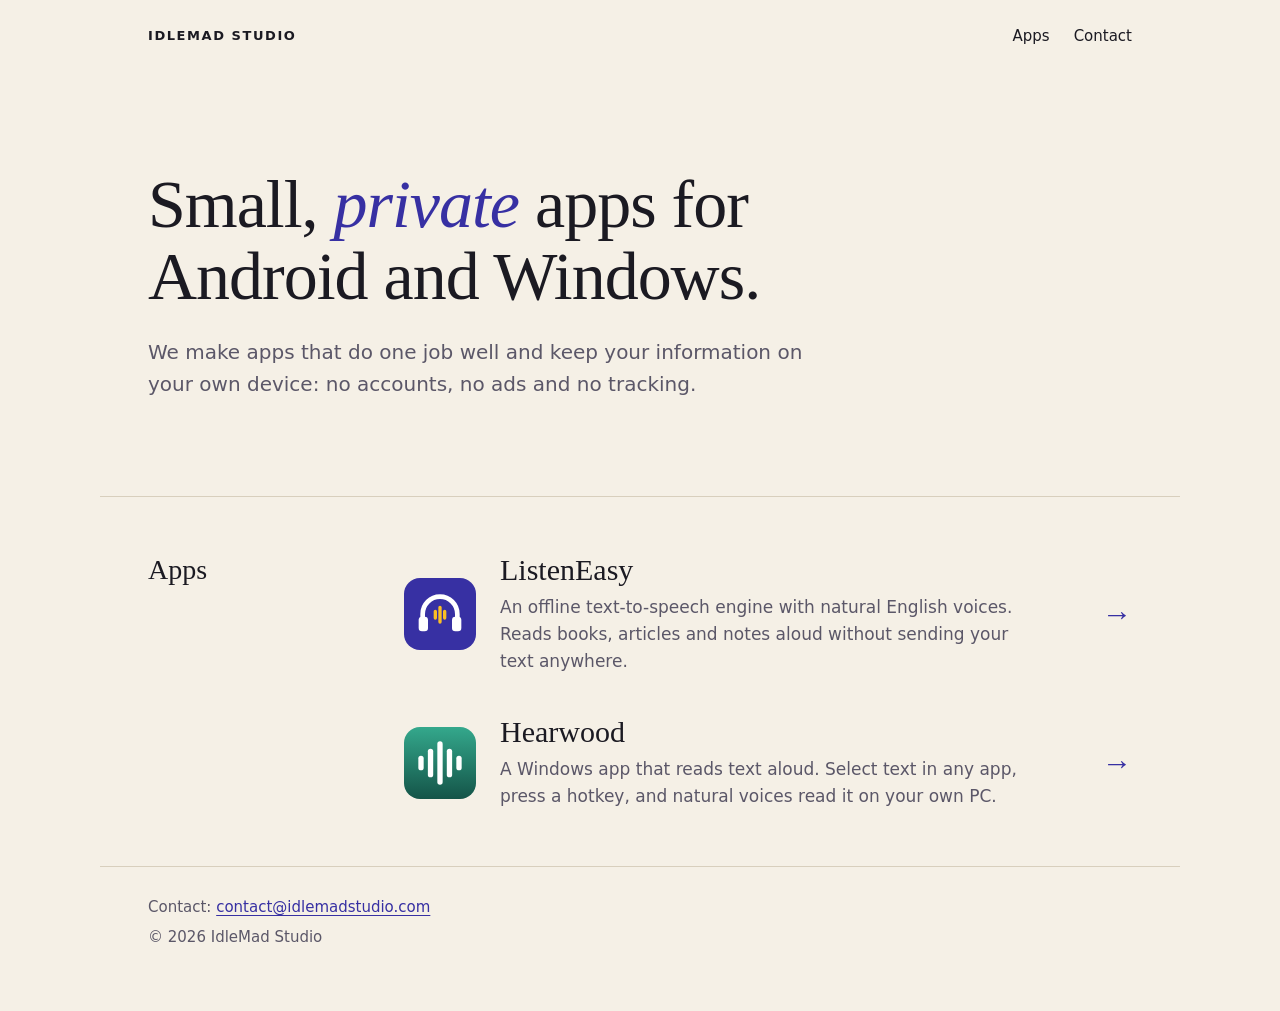
<file: index.html>
<!doctype html>
<html lang="en">
<head>
<meta charset="utf-8">
<meta name="viewport" content="width=device-width, initial-scale=1">
<title>IdleMad Studio</title>
<meta name="description" content="IdleMad Studio makes private, offline apps for Android and Windows: ListenEasy, an offline text-to-speech engine, and Hearwood, which reads text aloud on your PC.">
<meta name="color-scheme" content="light dark">
<link rel="stylesheet" href="site.css">
</head>
<body>
<div class="top wrap">
  <span class="studio">IdleMad Studio</span>
  <nav aria-label="Site">
    <a href="#apps">Apps</a>
    <a href="mailto:contact@idlemadstudio.com">Contact</a>
  </nav>
</div>

<header class="hero wrap">
  <h1>Small, <em>private</em> apps for Android and Windows.</h1>
  <p class="lede">We make apps that do one job well and keep your information on your own device:
    no accounts, no ads and no tracking.</p>
</header>

<main>
  <section class="section wrap" aria-labelledby="apps">
    <h2 id="apps">Apps</h2>
    <div class="apps">
    <a class="app" href="listeneasy/">
      <svg class="icon" viewBox="0 0 108 108" aria-hidden="true">
        <rect width="108" height="108" rx="24" fill="#3730A3"/>
        <path d="M28 62V54a26 26 0 0 1 52 0v8" fill="none" stroke="#fff" stroke-width="7" stroke-linecap="round"/>
        <rect x="22" y="58" width="14" height="22" rx="5" fill="#fff"/>
        <rect x="72" y="58" width="14" height="22" rx="5" fill="#fff"/>
        <path d="M47 50v10M54 44v22M61 50v10" stroke="#FBBF24" stroke-width="5" stroke-linecap="round"/>
      </svg>
      <div>
        <h3>ListenEasy</h3>
        <p>An offline text-to-speech engine with natural English voices. Reads books, articles and
          notes aloud without sending your text anywhere.</p>
      </div>
      <span class="go" aria-hidden="true">→</span>
    </a>
    <a class="app" href="hearwood/">
      <svg class="icon" viewBox="0 0 108 108" aria-hidden="true">
        <defs><linearGradient id="hw-tile" x1="0" y1="0" x2="0" y2="1"><stop offset="0" stop-color="#34A88C"/><stop offset="1" stop-color="#145448"/></linearGradient></defs>
        <rect width="108" height="108" rx="24" fill="url(#hw-tile)"/>
        <g fill="#fff"><rect x="21.5" y="43" width="8" height="22" rx="4"/><rect x="35.8" y="32.5" width="8" height="43" rx="4"/><rect x="50" y="21.5" width="8" height="65" rx="4"/><rect x="64.2" y="32.5" width="8" height="43" rx="4"/><rect x="78.5" y="43" width="8" height="22" rx="4"/></g>
      </svg>
      <div>
        <h3>Hearwood</h3>
        <p>A Windows app that reads text aloud. Select text in any app, press a hotkey, and natural
          voices read it on your own PC.</p>
      </div>
      <span class="go" aria-hidden="true">→</span>
    </a>
    </div>
  </section>
</main>

<footer class="foot wrap">
  <p>Contact: <a href="mailto:contact@idlemadstudio.com">contact@idlemadstudio.com</a></p>
  <p>© 2026 IdleMad Studio</p>
</footer>
</body>
</html>
</file>
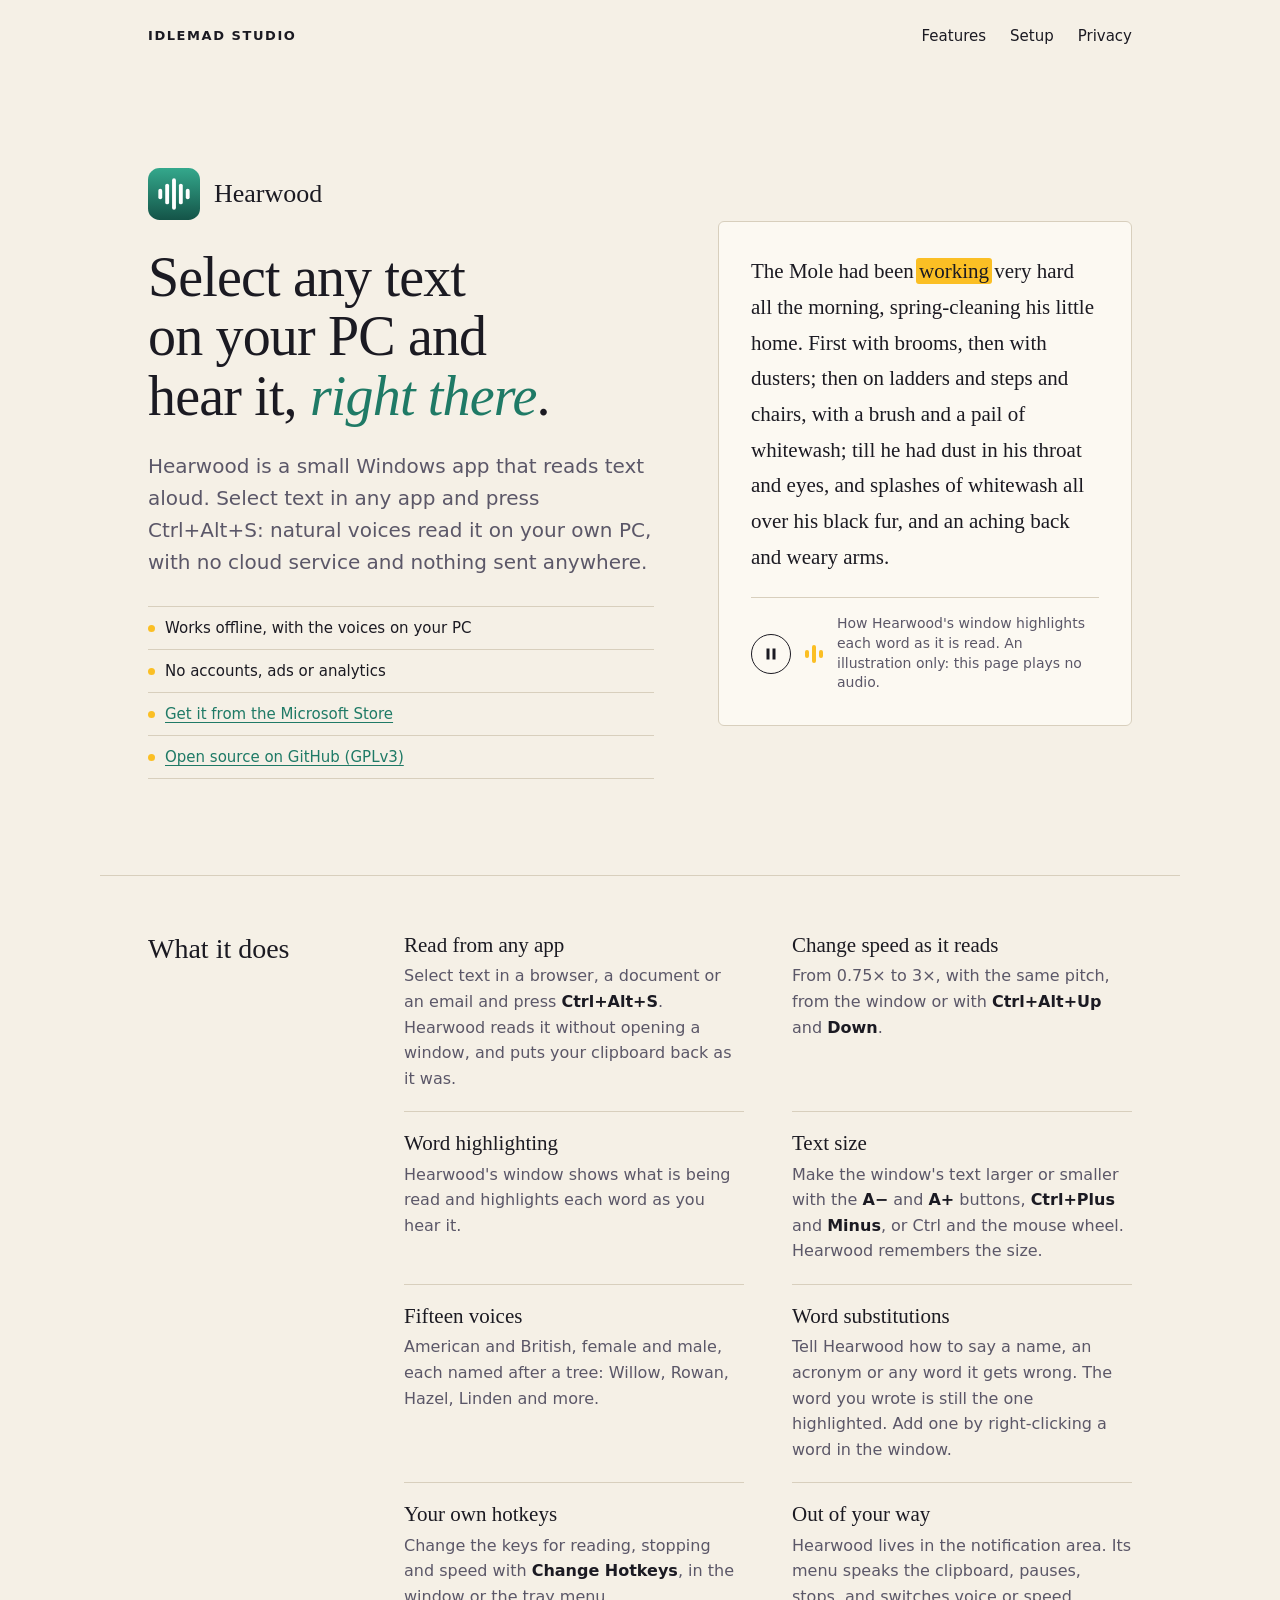
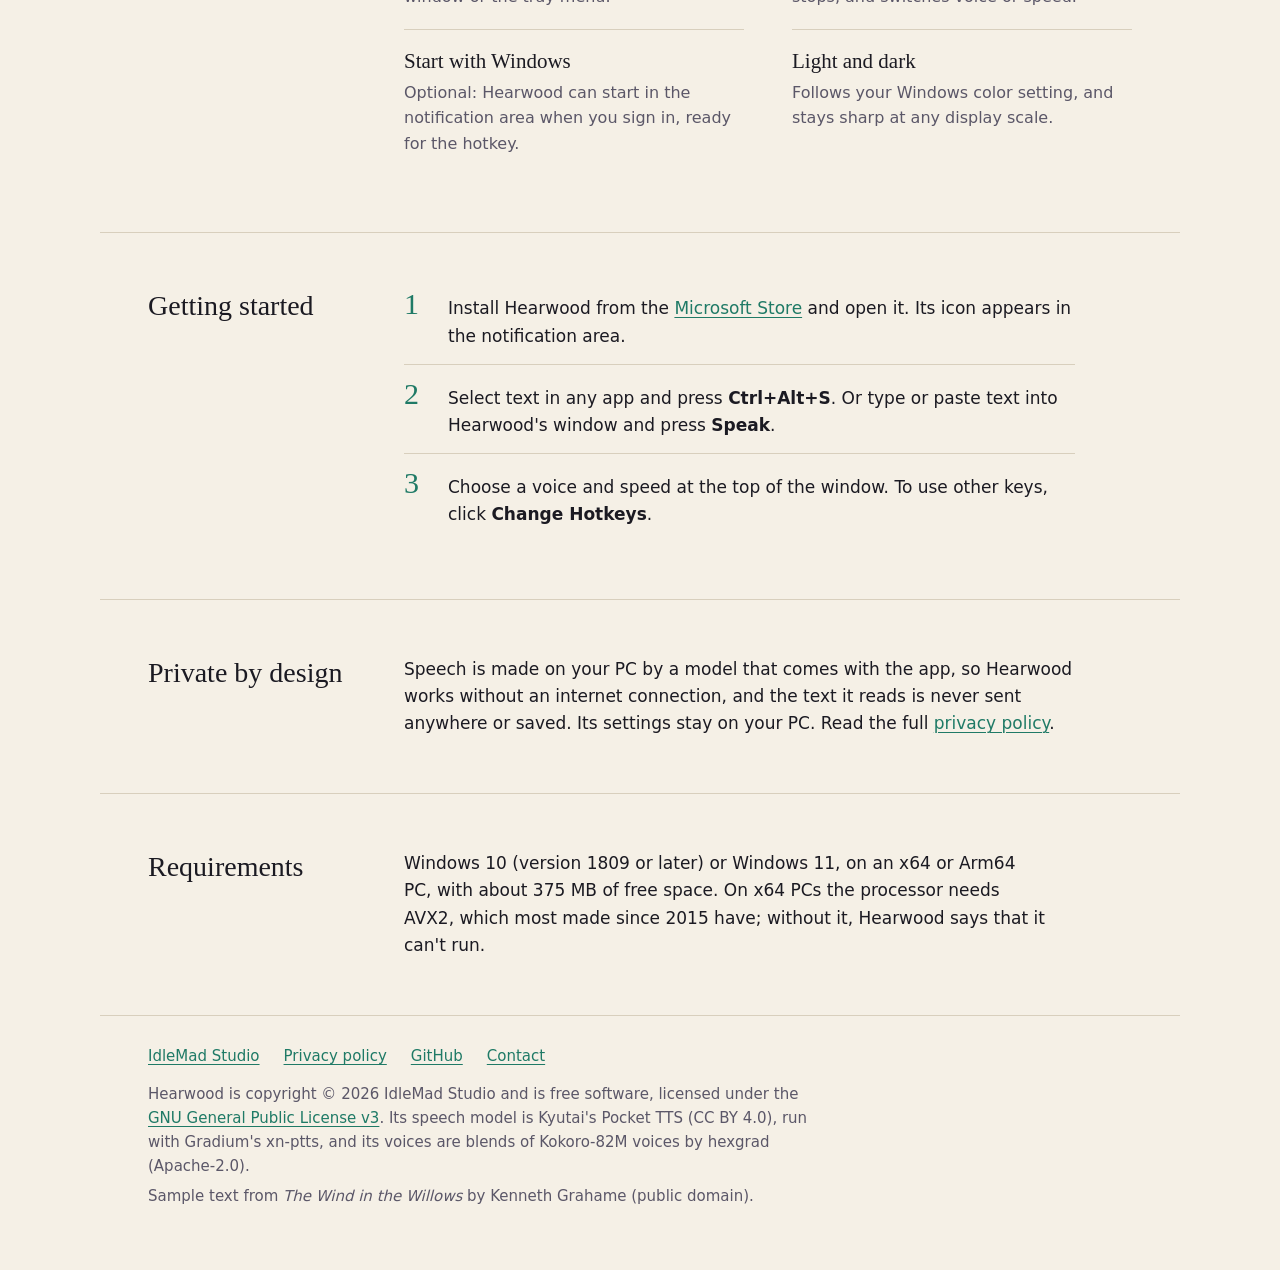
<file: hearwood/index.html>
<!doctype html>
<html lang="en">
<head>
<meta charset="utf-8">
<meta name="viewport" content="width=device-width, initial-scale=1">
<title>Hearwood</title>
<meta name="description" content="Hearwood is a Windows app that reads text aloud. Select text in any app, press a hotkey, and natural voices read it on your own PC, with no cloud service and no data collection.">
<meta name="color-scheme" content="light dark">
<link rel="icon" href="data:image/svg+xml,%3Csvg xmlns='http://www.w3.org/2000/svg' viewBox='0 0 108 108'%3E%3Cdefs%3E%3ClinearGradient id='g' x1='0' y1='0' x2='0' y2='1'%3E%3Cstop offset='0' stop-color='%2334A88C'/%3E%3Cstop offset='1' stop-color='%23145448'/%3E%3C/linearGradient%3E%3C/defs%3E%3Crect width='108' height='108' rx='24' fill='url(%23g)'/%3E%3Cg fill='%23fff'%3E%3Crect x='21.5' y='43' width='8' height='22' rx='4'/%3E%3Crect x='35.8' y='32.5' width='8' height='43' rx='4'/%3E%3Crect x='50' y='21.5' width='8' height='65' rx='4'/%3E%3Crect x='64.2' y='32.5' width='8' height='43' rx='4'/%3E%3Crect x='78.5' y='43' width='8' height='22' rx='4'/%3E%3C/g%3E%3C/svg%3E">
<link rel="stylesheet" href="../site.css">
<style>
  /* Hearwood's cedar green in place of the studio accent. */
  :root { --accent: #1F7A66; }
  @media (prefers-color-scheme: dark) { :root { --accent: #3FB497; } }
</style>
</head>
<body>
<div class="top wrap">
  <a class="studio" href="../">IdleMad Studio</a>
  <nav aria-label="Page">
    <a href="#features">Features</a>
    <a href="#setup">Setup</a>
    <a href="privacy-policy.html">Privacy</a>
  </nav>
</div>

<header class="hero split wrap">
  <div>
    <div class="brand">
      <svg viewBox="0 0 108 108" aria-hidden="true">
        <defs><linearGradient id="hw-tile" x1="0" y1="0" x2="0" y2="1"><stop offset="0" stop-color="#34A88C"/><stop offset="1" stop-color="#145448"/></linearGradient></defs>
        <rect width="108" height="108" rx="24" fill="url(#hw-tile)"/>
        <g fill="#fff"><rect x="21.5" y="43" width="8" height="22" rx="4"/><rect x="35.8" y="32.5" width="8" height="43" rx="4"/><rect x="50" y="21.5" width="8" height="65" rx="4"/><rect x="64.2" y="32.5" width="8" height="43" rx="4"/><rect x="78.5" y="43" width="8" height="22" rx="4"/></g>
      </svg>
      <span>Hearwood</span>
    </div>
    <h1>Select any text on your PC and hear it, <em>right there</em>.</h1>
    <p class="lede">Hearwood is a small Windows app that reads text aloud. Select text in any app and
      press Ctrl+Alt+S: natural voices read it on your own PC, with no cloud service and nothing
      sent anywhere.</p>
    <ul class="facts">
      <li>Works offline, with the voices on your PC</li>
      <li>No accounts, ads or analytics</li>
      <li><a href="https://apps.microsoft.com/detail/9MZK2P2C2SWG">Get it from the Microsoft Store</a></li>
      <li><a href="https://github.com/IdleMad-Studio/Hearwood">Open source on GitHub (GPLv3)</a></li>
    </ul>
  </div>

  <figure class="reader" id="reader">
    <blockquote id="passage">The Mole had been working very hard all the morning, spring-cleaning
      his little home. First with brooms, then with dusters; then on ladders and steps and chairs,
      with a brush and a pail of whitewash; till he had dust in his throat and eyes, and splashes of
      whitewash all over his black fur, and an aching back and weary arms.</blockquote>
    <figcaption>
      <button type="button" id="toggle" aria-pressed="false" aria-label="Play the highlighting illustration" hidden>
        <svg class="i-play" viewBox="0 0 14 14" aria-hidden="true"><path d="M3 1.5v11l9-5.5z"/></svg>
        <svg class="i-pause" viewBox="0 0 14 14" aria-hidden="true"><path d="M2.5 1.5h3v11h-3zM8.5 1.5h3v11h-3z"/></svg>
      </button>
      <span class="bars" aria-hidden="true"><i></i><i></i><i></i></span>
      <span>How Hearwood's window highlights each word as it is read. An illustration only: this
        page plays no audio.</span>
    </figcaption>
  </figure>
</header>

<main>
  <section class="section wrap" aria-labelledby="features">
    <h2 id="features">What it does</h2>
    <dl class="features">
      <div>
        <dt>Read from any app</dt>
        <dd>Select text in a browser, a document or an email and press <strong>Ctrl+Alt+S</strong>.
          Hearwood reads it without opening a window, and puts your clipboard back as it was.</dd>
      </div>
      <div>
        <dt>Change speed as it reads</dt>
        <dd>From 0.75× to 3×, with the same pitch, from the window or with
          <strong>Ctrl+Alt+Up</strong> and <strong>Down</strong>.</dd>
      </div>
      <div>
        <dt>Word highlighting</dt>
        <dd>Hearwood's window shows what is being read and highlights each word as you hear it.</dd>
      </div>
      <div>
        <dt>Text size</dt>
        <dd>Make the window's text larger or smaller with the <strong>A−</strong> and
          <strong>A+</strong> buttons, <strong>Ctrl+Plus</strong> and <strong>Minus</strong>, or
          Ctrl and the mouse wheel. Hearwood remembers the size.</dd>
      </div>
      <div>
        <dt>Fifteen voices</dt>
        <dd>American and British, female and male, each named after a tree: Willow, Rowan, Hazel,
          Linden and more.</dd>
      </div>
      <div>
        <dt>Word substitutions</dt>
        <dd>Tell Hearwood how to say a name, an acronym or any word it gets wrong. The word you
          wrote is still the one highlighted. Add one by right-clicking a word in the window.</dd>
      </div>
      <div>
        <dt>Your own hotkeys</dt>
        <dd>Change the keys for reading, stopping and speed with <strong>Change Hotkeys</strong>, in
          the window or the tray menu.</dd>
      </div>
      <div>
        <dt>Out of your way</dt>
        <dd>Hearwood lives in the notification area. Its menu speaks the clipboard, pauses, stops,
          and switches voice or speed.</dd>
      </div>
      <div>
        <dt>Start with Windows</dt>
        <dd>Optional: Hearwood can start in the notification area when you sign in, ready for the
          hotkey.</dd>
      </div>
      <div>
        <dt>Light and dark</dt>
        <dd>Follows your Windows color setting, and stays sharp at any display scale.</dd>
      </div>
    </dl>
  </section>

  <section class="section wrap" aria-labelledby="setup">
    <h2 id="setup">Getting started</h2>
    <ol class="steps">
      <li><span>Install Hearwood from the <a href="https://apps.microsoft.com/detail/9MZK2P2C2SWG">Microsoft Store</a> and open it. Its icon appears in the
        notification area.</span></li>
      <li><span>Select text in any app and press <strong>Ctrl+Alt+S</strong>. Or type or paste text
        into Hearwood's window and press <strong>Speak</strong>.</span></li>
      <li><span>Choose a voice and speed at the top of the window. To use other keys, click
        <strong>Change Hotkeys</strong>.</span></li>
    </ol>
  </section>

  <section class="section wrap" aria-labelledby="privacy">
    <h2 id="privacy">Private by design</h2>
    <p>Speech is made on your PC by a model that comes with the app, so Hearwood works without an
      internet connection, and the text it reads is never sent anywhere or saved. Its settings stay
      on your PC. Read the full <a href="privacy-policy.html">privacy policy</a>.</p>
  </section>

  <section class="section wrap" aria-labelledby="requirements">
    <h2 id="requirements">Requirements</h2>
    <p>Windows 10 (version 1809 or later) or Windows 11, on an x64 or Arm64 PC, with about 375 MB of
      free space. On x64 PCs the processor needs AVX2, which most made since 2015 have; without it,
      Hearwood says that it can't run.</p>
  </section>
</main>

<footer class="foot wrap">
  <nav aria-label="Site">
    <a href="../">IdleMad Studio</a>
    <a href="privacy-policy.html">Privacy policy</a>
    <a href="https://github.com/IdleMad-Studio/Hearwood">GitHub</a>
    <a href="mailto:contact@idlemadstudio.com">Contact</a>
  </nav>
  <p>Hearwood is copyright © 2026 IdleMad Studio and is free software, licensed under the
    <a href="https://www.gnu.org/licenses/gpl-3.0.html">GNU General Public License v3</a>. Its speech model is Kyutai's Pocket TTS (CC BY 4.0),
    run with Gradium's xn-ptts, and its voices are blends of Kokoro-82M voices by hexgrad
    (Apache-2.0).</p>
  <p>Sample text from <cite>The Wind in the Willows</cite> by Kenneth Grahame (public domain).</p>
</footer>

<script>
(function () {
  var passage = document.getElementById('passage');
  var reader = document.getElementById('reader');
  var button = document.getElementById('toggle');
  var words = passage.textContent.trim().split(/\s+/);
  passage.textContent = '';
  var spans = words.map(function (word, i) {
    var span = document.createElement('span');
    span.className = 'w';
    span.textContent = word;
    passage.appendChild(span);
    if (i < words.length - 1) passage.appendChild(document.createTextNode(' '));
    return span;
  });

  var index = -1, timer = null;
  function step() {
    if (index >= 0) spans[index].classList.remove('on');
    index = (index + 1) % spans.length;
    spans[index].classList.add('on');
    var word = words[index];
    var wait = 150 + 50 * word.length;
    if (/[,:;]\W*$/.test(word)) wait += 250;
    if (/[.?!]\W*$/.test(word)) wait += 900;
    timer = setTimeout(step, wait);
  }
  function setPlaying(on) {
    clearTimeout(timer);
    reader.classList.toggle('playing', on);
    button.setAttribute('aria-pressed', on ? 'true' : 'false');
    button.setAttribute('aria-label', (on ? 'Pause' : 'Play') + ' the highlighting illustration');
    if (on) step();
  }
  button.hidden = false;
  button.addEventListener('click', function () {
    setPlaying(button.getAttribute('aria-pressed') !== 'true');
  });
  if (window.matchMedia('(prefers-reduced-motion: reduce)').matches) {
    index = 0;
    spans[0].classList.add('on');
  } else {
    setPlaying(true);
  }
})();
</script>
</body>
</html>
</file>
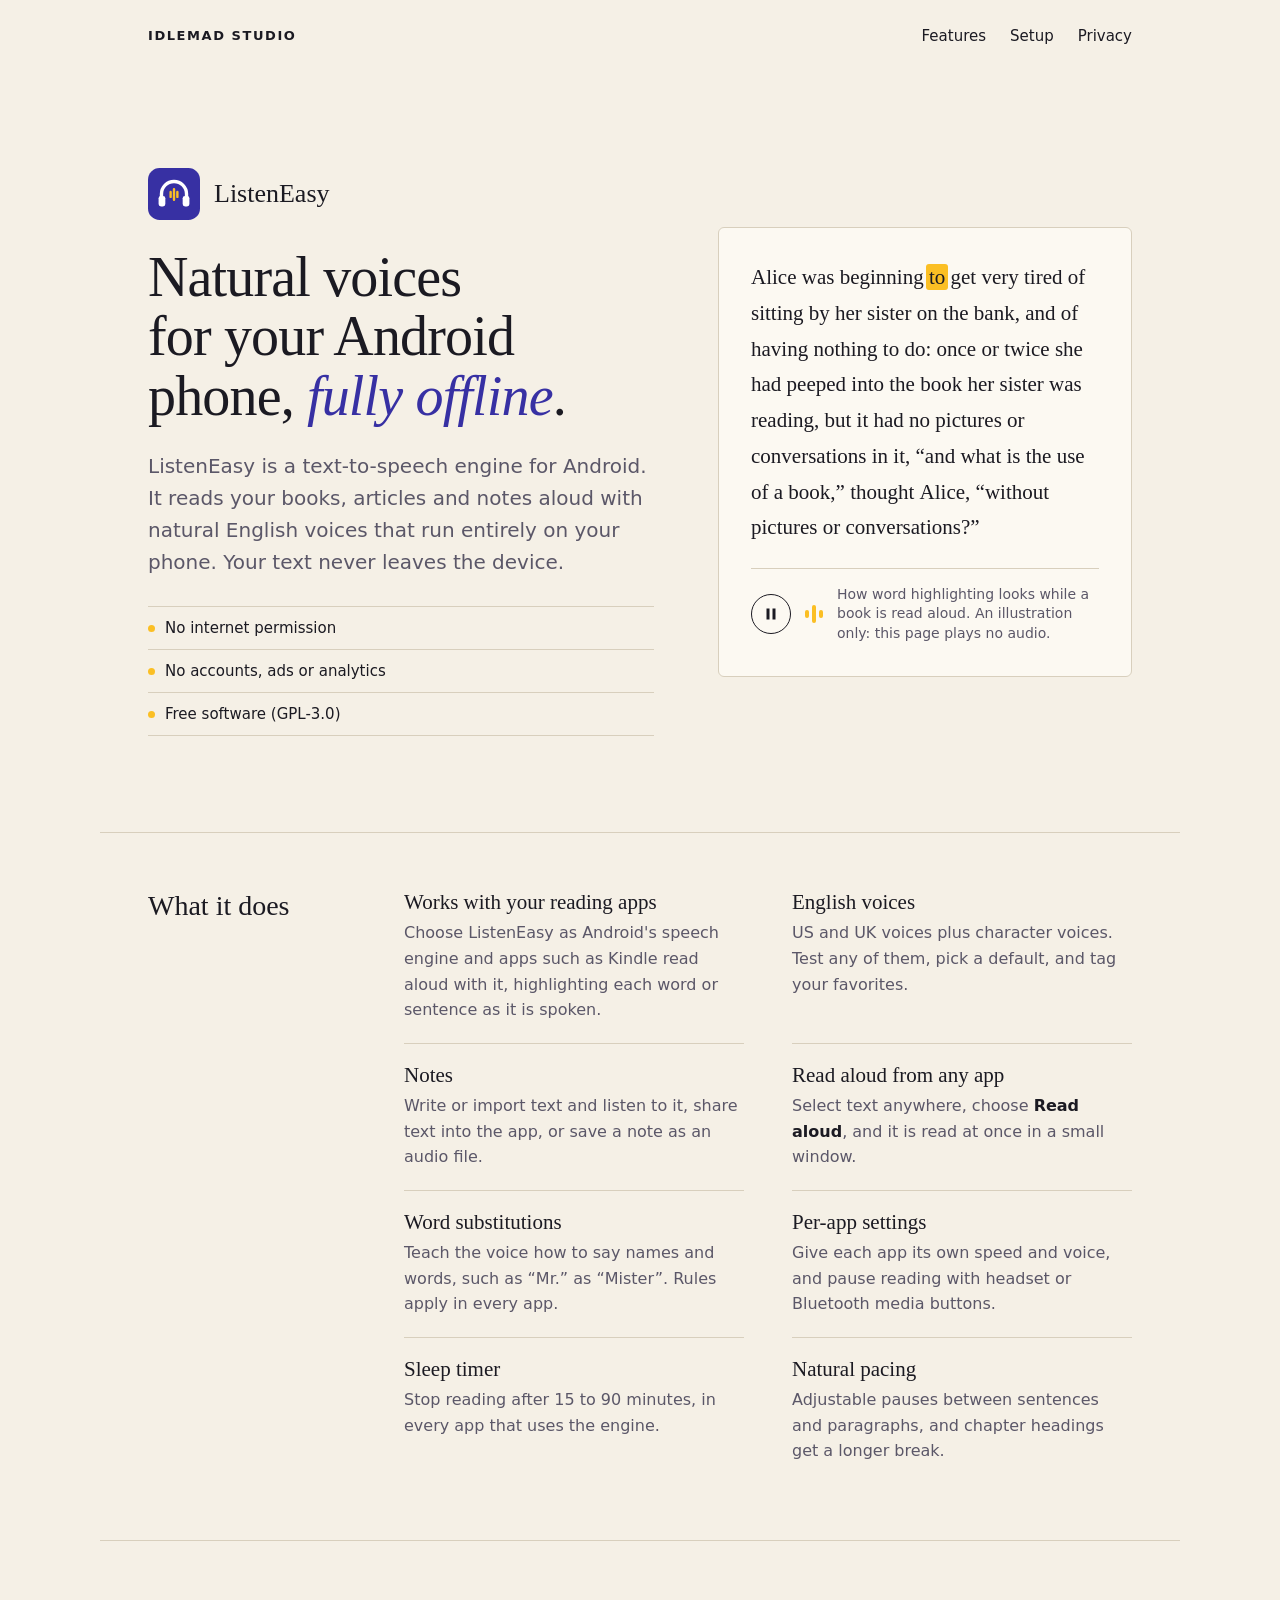
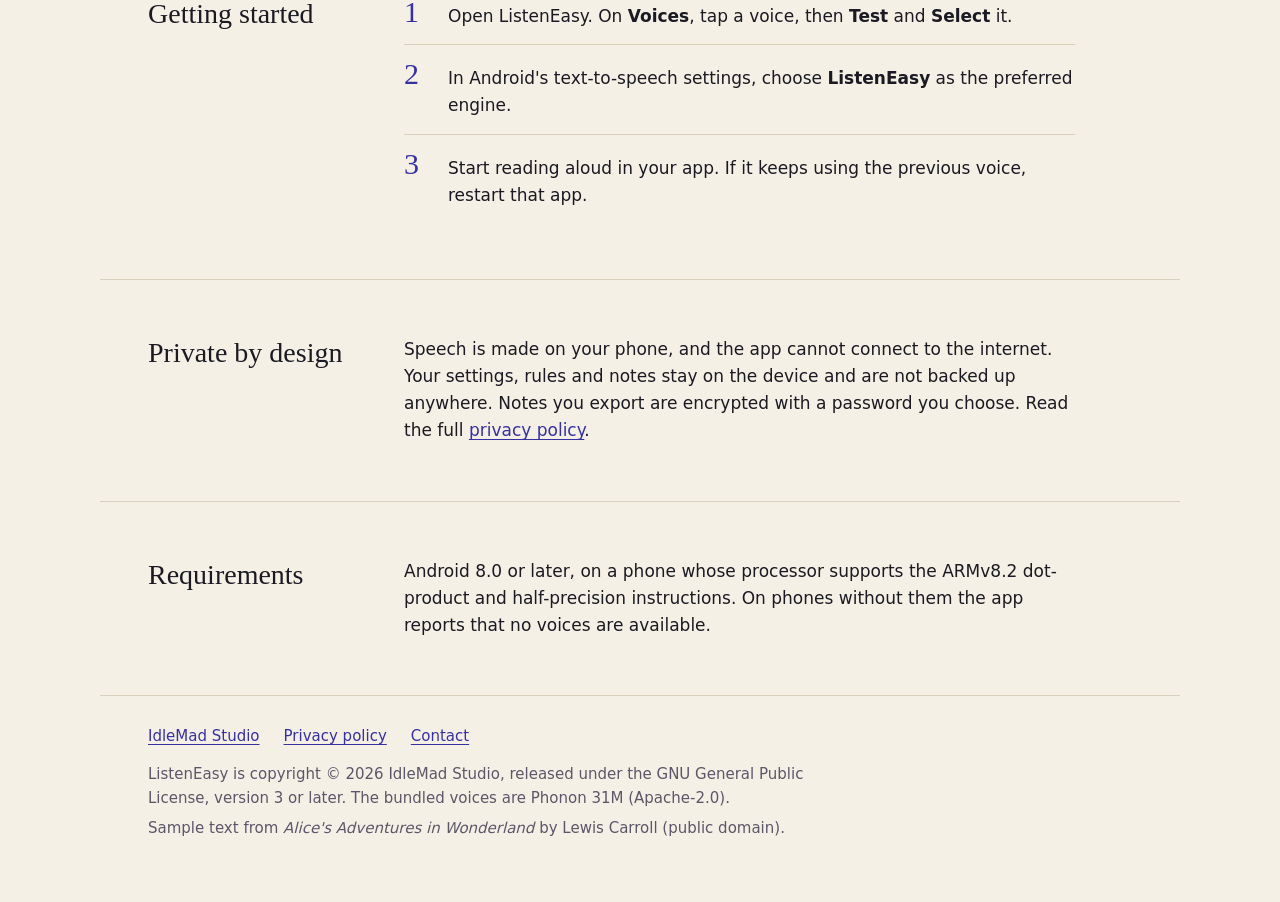
<file: listeneasy/index.html>
<!doctype html>
<html lang="en">
<head>
<meta charset="utf-8">
<meta name="viewport" content="width=device-width, initial-scale=1">
<title>ListenEasy</title>
<meta name="description" content="ListenEasy is an offline text-to-speech engine for Android. Natural English voices run on your phone, with no network access and no data collection.">
<meta name="color-scheme" content="light dark">
<link rel="icon" href="data:image/svg+xml,%3Csvg xmlns='http://www.w3.org/2000/svg' viewBox='0 0 108 108'%3E%3Crect width='108' height='108' rx='24' fill='%233730A3'/%3E%3Cpath d='M28 62V54a26 26 0 0 1 52 0v8' fill='none' stroke='%23fff' stroke-width='7' stroke-linecap='round'/%3E%3Crect x='22' y='58' width='14' height='22' rx='5' fill='%23fff'/%3E%3Crect x='72' y='58' width='14' height='22' rx='5' fill='%23fff'/%3E%3Cpath d='M47 50v10M54 44v22M61 50v10' stroke='%23FBBF24' stroke-width='5' stroke-linecap='round'/%3E%3C/svg%3E">
<link rel="stylesheet" href="../site.css">
</head>
<body>
<div class="top wrap">
  <a class="studio" href="../">IdleMad Studio</a>
  <nav aria-label="Page">
    <a href="#features">Features</a>
    <a href="#setup">Setup</a>
    <a href="privacy-policy.html">Privacy</a>
  </nav>
</div>

<header class="hero split wrap">
  <div>
    <div class="brand">
      <svg viewBox="0 0 108 108" aria-hidden="true">
        <rect width="108" height="108" rx="24" fill="#3730A3"/>
        <path d="M28 62V54a26 26 0 0 1 52 0v8" fill="none" stroke="#fff" stroke-width="7" stroke-linecap="round"/>
        <rect x="22" y="58" width="14" height="22" rx="5" fill="#fff"/>
        <rect x="72" y="58" width="14" height="22" rx="5" fill="#fff"/>
        <path d="M47 50v10M54 44v22M61 50v10" stroke="#FBBF24" stroke-width="5" stroke-linecap="round"/>
      </svg>
      <span>ListenEasy</span>
    </div>
    <h1>Natural voices for your Android phone, <em>fully offline</em>.</h1>
    <p class="lede">ListenEasy is a text-to-speech engine for Android. It reads your books, articles and
      notes aloud with natural English voices that run entirely on your phone. Your text never leaves
      the device.</p>
    <ul class="facts">
      <li>No internet permission</li>
      <li>No accounts, ads or analytics</li>
      <li>Free software (GPL-3.0)</li>
    </ul>
  </div>

  <figure class="reader" id="reader">
    <blockquote id="passage">Alice was beginning to get very tired of sitting by her sister on the
      bank, and of having nothing to do: once or twice she had peeped into the book her sister was
      reading, but it had no pictures or conversations in it, “and what is the use of a book,”
      thought Alice, “without pictures or conversations?”</blockquote>
    <figcaption>
      <button type="button" id="toggle" aria-pressed="false" aria-label="Play the highlighting illustration" hidden>
        <svg class="i-play" viewBox="0 0 14 14" aria-hidden="true"><path d="M3 1.5v11l9-5.5z"/></svg>
        <svg class="i-pause" viewBox="0 0 14 14" aria-hidden="true"><path d="M2.5 1.5h3v11h-3zM8.5 1.5h3v11h-3z"/></svg>
      </button>
      <span class="bars" aria-hidden="true"><i></i><i></i><i></i></span>
      <span>How word highlighting looks while a book is read aloud. An illustration only: this
        page plays no audio.</span>
    </figcaption>
  </figure>
</header>

<main>
  <section class="section wrap" aria-labelledby="features">
    <h2 id="features">What it does</h2>
    <dl class="features">
      <div>
        <dt>Works with your reading apps</dt>
        <dd>Choose ListenEasy as Android's speech engine and apps such as Kindle read aloud with it,
          highlighting each word or sentence as it is spoken.</dd>
      </div>
      <div>
        <dt>English voices</dt>
        <dd>US and UK voices plus character voices. Test any of them, pick a default, and tag your
          favorites.</dd>
      </div>
      <div>
        <dt>Notes</dt>
        <dd>Write or import text and listen to it, share text into the app, or save a note as an
          audio file.</dd>
      </div>
      <div>
        <dt>Read aloud from any app</dt>
        <dd>Select text anywhere, choose <strong>Read aloud</strong>, and it is read at once in a
          small window.</dd>
      </div>
      <div>
        <dt>Word substitutions</dt>
        <dd>Teach the voice how to say names and words, such as “Mr.” as “Mister”. Rules apply
          in every app.</dd>
      </div>
      <div>
        <dt>Per-app settings</dt>
        <dd>Give each app its own speed and voice, and pause reading with headset or Bluetooth
          media buttons.</dd>
      </div>
      <div>
        <dt>Sleep timer</dt>
        <dd>Stop reading after 15 to 90 minutes, in every app that uses the engine.</dd>
      </div>
      <div>
        <dt>Natural pacing</dt>
        <dd>Adjustable pauses between sentences and paragraphs, and chapter headings get a longer
          break.</dd>
      </div>
    </dl>
  </section>

  <section class="section wrap" aria-labelledby="setup">
    <h2 id="setup">Getting started</h2>
    <ol class="steps">
      <li><span>Open ListenEasy. On <strong>Voices</strong>, tap a voice, then <strong>Test</strong> and
        <strong>Select</strong> it.</span></li>
      <li><span>In Android's text-to-speech settings, choose <strong>ListenEasy</strong> as the preferred
        engine.</span></li>
      <li><span>Start reading aloud in your app. If it keeps using the previous voice, restart that app.</span></li>
    </ol>
  </section>

  <section class="section wrap" aria-labelledby="privacy">
    <h2 id="privacy">Private by design</h2>
    <p>Speech is made on your phone, and the app cannot connect to the internet. Your
      settings, rules and notes stay on the device and are not backed up anywhere. Notes you export
      are encrypted with a password you choose. Read the full
      <a href="privacy-policy.html">privacy policy</a>.</p>
  </section>

  <section class="section wrap" aria-labelledby="requirements">
    <h2 id="requirements">Requirements</h2>
    <p>Android 8.0 or later, on a phone whose processor supports the ARMv8.2
      dot-product and half-precision instructions. On phones without them the app reports that no
      voices are available.</p>
  </section>
</main>

<footer class="foot wrap">
  <nav aria-label="Site">
    <a href="../">IdleMad Studio</a>
    <a href="privacy-policy.html">Privacy policy</a>
    <a href="mailto:contact@idlemadstudio.com">Contact</a>
  </nav>
  <p>ListenEasy is copyright © 2026 IdleMad Studio, released under the GNU General Public License,
    version 3 or later. The bundled voices are Phonon 31M (Apache-2.0).</p>
  <p>Sample text from <cite>Alice's Adventures in Wonderland</cite> by Lewis Carroll (public domain).</p>
</footer>

<script>
(function () {
  var passage = document.getElementById('passage');
  var reader = document.getElementById('reader');
  var button = document.getElementById('toggle');
  var words = passage.textContent.trim().split(/\s+/);
  passage.textContent = '';
  var spans = words.map(function (word, i) {
    var span = document.createElement('span');
    span.className = 'w';
    span.textContent = word;
    passage.appendChild(span);
    if (i < words.length - 1) passage.appendChild(document.createTextNode(' '));
    return span;
  });

  var index = -1, timer = null;
  function step() {
    if (index >= 0) spans[index].classList.remove('on');
    index = (index + 1) % spans.length;
    spans[index].classList.add('on');
    var word = words[index];
    var wait = 150 + 50 * word.length;
    if (/[,:;]\W*$/.test(word)) wait += 250;
    if (/[.?!]\W*$/.test(word)) wait += 900;
    timer = setTimeout(step, wait);
  }
  function setPlaying(on) {
    clearTimeout(timer);
    reader.classList.toggle('playing', on);
    button.setAttribute('aria-pressed', on ? 'true' : 'false');
    button.setAttribute('aria-label', (on ? 'Pause' : 'Play') + ' the highlighting illustration');
    if (on) step();
  }
  button.hidden = false;
  button.addEventListener('click', function () {
    setPlaying(button.getAttribute('aria-pressed') !== 'true');
  });
  if (window.matchMedia('(prefers-reduced-motion: reduce)').matches) {
    index = 0;
    spans[0].classList.add('on');
  } else {
    setPlaying(true);
  }
})();
</script>
</body>
</html>
</file>
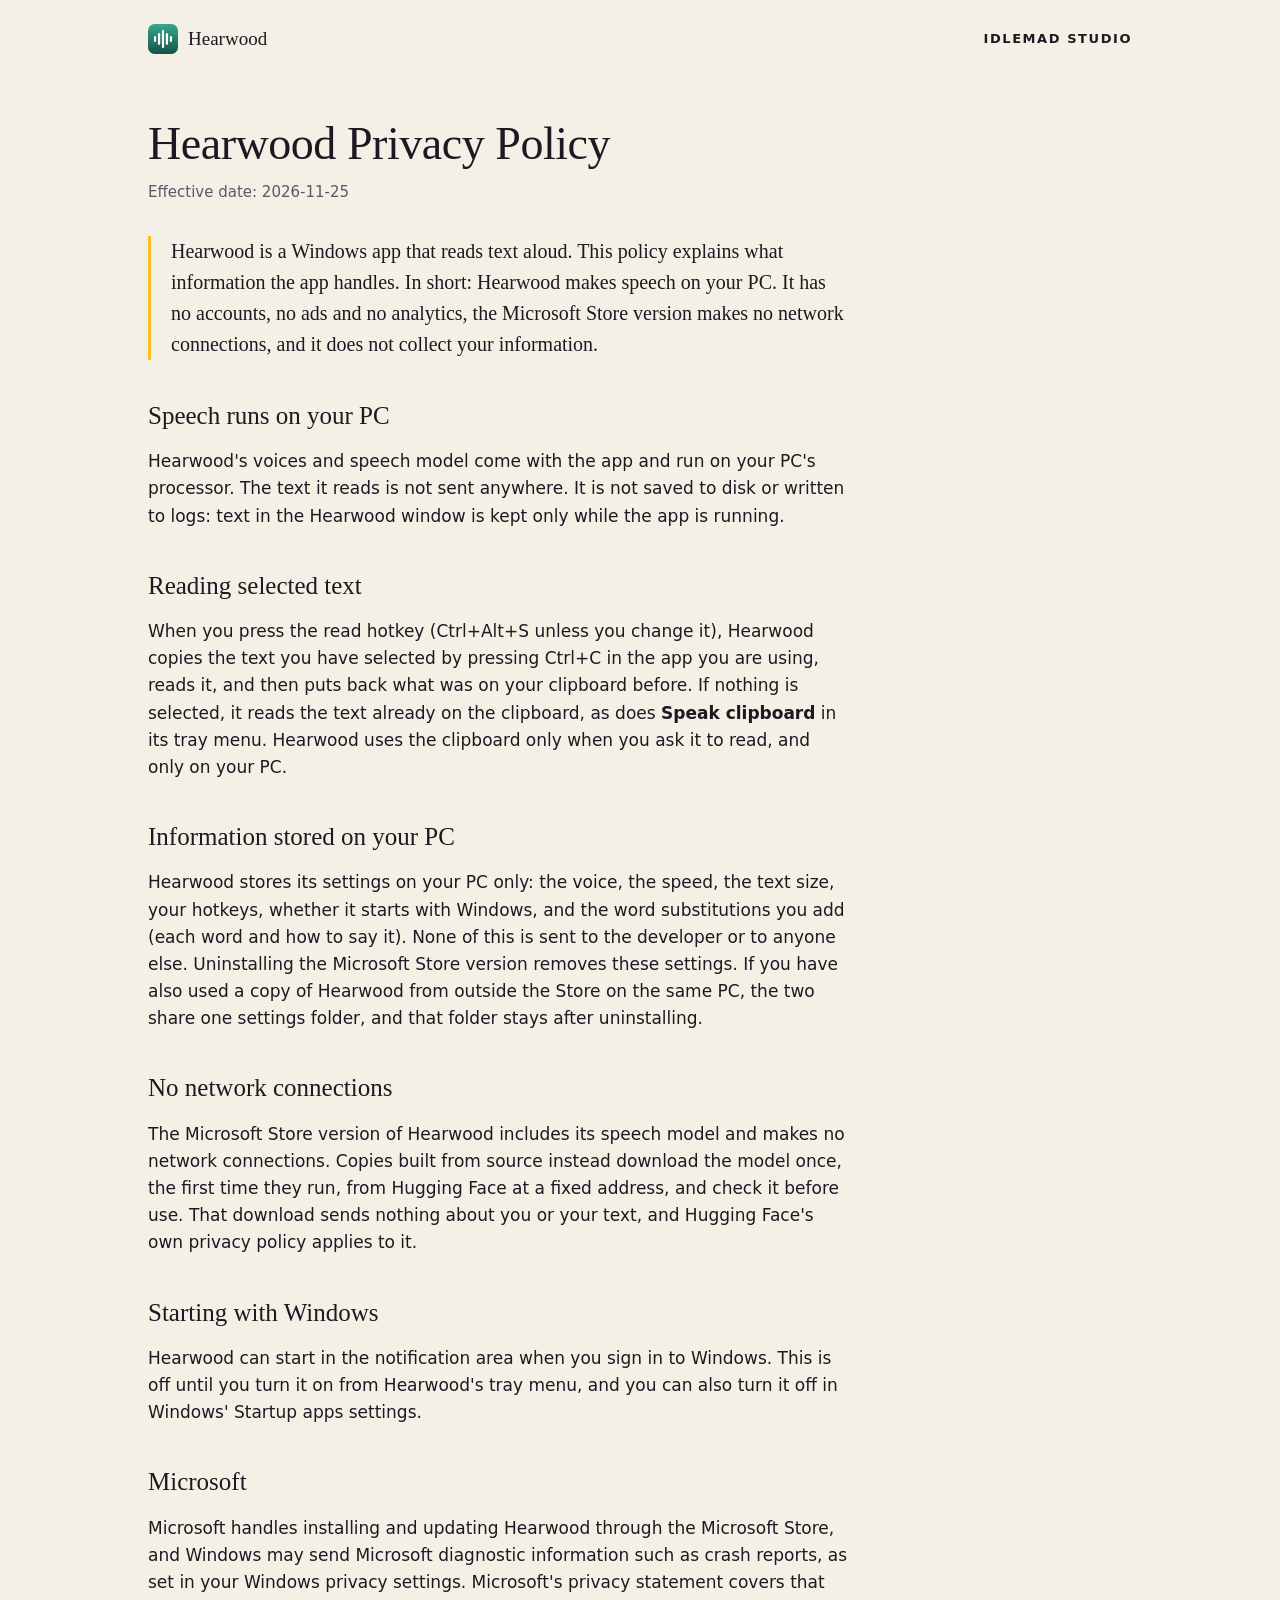
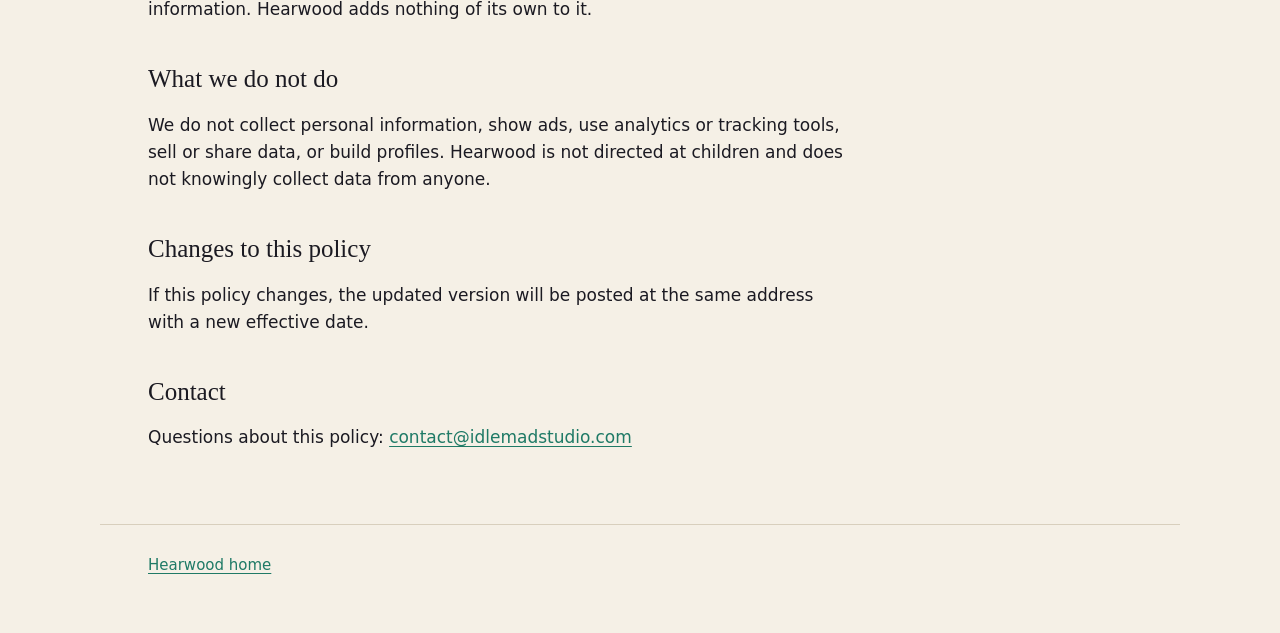
<file: hearwood/privacy-policy.html>
<!doctype html>
<html lang="en">
<head>
<meta charset="utf-8">
<meta name="viewport" content="width=device-width, initial-scale=1">
<title>Hearwood Privacy Policy</title>
<meta name="description" content="How Hearwood, a Windows app that reads text aloud, handles your information: speech is made on your PC and nothing is collected.">
<meta name="color-scheme" content="light dark">
<link rel="icon" href="data:image/svg+xml,%3Csvg xmlns='http://www.w3.org/2000/svg' viewBox='0 0 108 108'%3E%3Cdefs%3E%3ClinearGradient id='g' x1='0' y1='0' x2='0' y2='1'%3E%3Cstop offset='0' stop-color='%2334A88C'/%3E%3Cstop offset='1' stop-color='%23145448'/%3E%3C/linearGradient%3E%3C/defs%3E%3Crect width='108' height='108' rx='24' fill='url(%23g)'/%3E%3Cg fill='%23fff'%3E%3Crect x='21.5' y='43' width='8' height='22' rx='4'/%3E%3Crect x='35.8' y='32.5' width='8' height='43' rx='4'/%3E%3Crect x='50' y='21.5' width='8' height='65' rx='4'/%3E%3Crect x='64.2' y='32.5' width='8' height='43' rx='4'/%3E%3Crect x='78.5' y='43' width='8' height='22' rx='4'/%3E%3C/g%3E%3C/svg%3E">
<link rel="stylesheet" href="../site.css">
<style>
  /* Hearwood's cedar green in place of the studio accent. */
  :root { --accent: #1F7A66; }
  @media (prefers-color-scheme: dark) { :root { --accent: #3FB497; } }
</style>
</head>
<body>
<header class="top wrap">
    <a class="app-link" href="index.html">
      <svg viewBox="0 0 108 108" aria-hidden="true">
        <defs><linearGradient id="hw-tile" x1="0" y1="0" x2="0" y2="1"><stop offset="0" stop-color="#34A88C"/><stop offset="1" stop-color="#145448"/></linearGradient></defs>
        <rect width="108" height="108" rx="24" fill="url(#hw-tile)"/>
        <g fill="#fff"><rect x="21.5" y="43" width="8" height="22" rx="4"/><rect x="35.8" y="32.5" width="8" height="43" rx="4"/><rect x="50" y="21.5" width="8" height="65" rx="4"/><rect x="64.2" y="32.5" width="8" height="43" rx="4"/><rect x="78.5" y="43" width="8" height="22" rx="4"/></g>
      </svg>
      Hearwood
    </a>
    <a class="studio" href="../">IdleMad Studio</a>
</header>

<main class="wrap prose">
  <h1>Hearwood Privacy Policy</h1>
  <p class="date">Effective date: 2026-11-25</p>

  <p class="summary">Hearwood is a Windows app that reads text aloud. This policy explains what
    information the app handles. In short: Hearwood makes speech on your PC. It has no accounts, no
    ads and no analytics, the Microsoft Store version makes no network connections, and it does not
    collect your information.</p>

  <h2>Speech runs on your PC</h2>
  <p>Hearwood's voices and speech model come with the app and run on your PC's processor. The text
    it reads is not sent anywhere. It is not saved to disk or written to logs: text in the Hearwood
    window is kept only while the app is running.</p>

  <h2>Reading selected text</h2>
  <p>When you press the read hotkey (Ctrl+Alt+S unless you change it), Hearwood copies the text you
    have selected by pressing Ctrl+C in the app you are using, reads it, and then puts back what was
    on your clipboard before. If nothing is selected, it reads the text already on the clipboard, as
    does <strong>Speak clipboard</strong> in its tray menu. Hearwood uses the clipboard only when you
    ask it to read, and only on your PC.</p>

  <h2>Information stored on your PC</h2>
  <p>Hearwood stores its settings on your PC only: the voice, the speed, the text size, your hotkeys,
    whether it starts with Windows, and the word substitutions you add (each word and how to say
    it). None of this is sent to the developer or to anyone else. Uninstalling the
    Microsoft Store version removes these settings. If you have also used a copy of Hearwood from
    outside the Store on the same PC, the two share one settings folder, and that folder stays after
    uninstalling.</p>

  <h2>No network connections</h2>
  <p>The Microsoft Store version of Hearwood includes its speech model and makes no network
    connections. Copies built from source instead download the model once, the first time they run,
    from Hugging Face at a fixed address, and check it before use. That download sends nothing about
    you or your text, and Hugging Face's own privacy policy applies to it.</p>

  <h2>Starting with Windows</h2>
  <p>Hearwood can start in the notification area when you sign in to Windows. This is off until you
    turn it on from Hearwood's tray menu, and you can also turn it off in Windows' Startup apps
    settings.</p>

  <h2>Microsoft</h2>
  <p>Microsoft handles installing and updating Hearwood through the Microsoft Store, and Windows may
    send Microsoft diagnostic information such as crash reports, as set in your Windows privacy
    settings. Microsoft's privacy statement covers that information. Hearwood adds nothing of its
    own to it.</p>

  <h2>What we do not do</h2>
  <p>We do not collect personal information, show ads, use analytics or tracking tools, sell or share
    data, or build profiles. Hearwood is not directed at children and does not knowingly collect
    data from anyone.</p>

  <h2>Changes to this policy</h2>
  <p>If this policy changes, the updated version will be posted at the same address with a new
    effective date.</p>

  <h2>Contact</h2>
  <p>Questions about this policy: <a href="mailto:contact@idlemadstudio.com">contact@idlemadstudio.com</a></p>
</main>

<footer class="foot wrap">
  <a href="index.html">Hearwood home</a>
</footer>
</body>
</html>
</file>
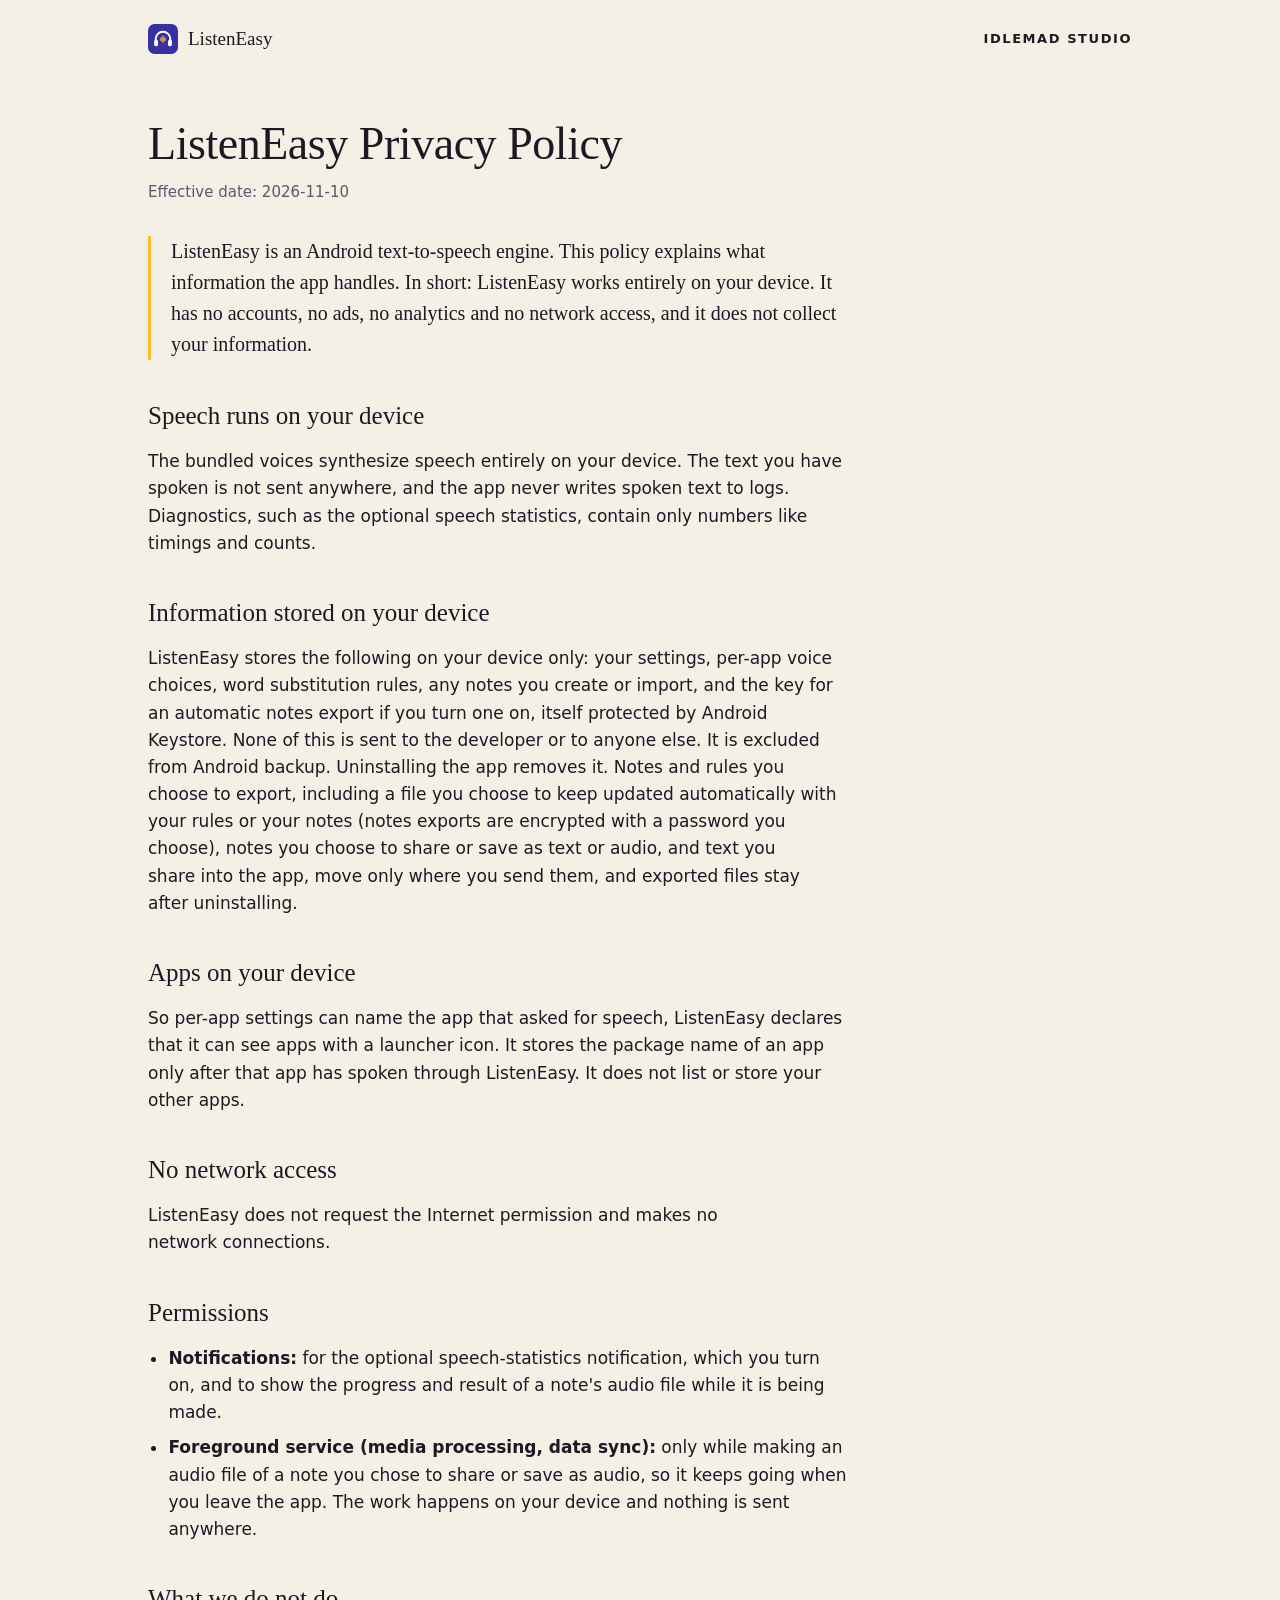
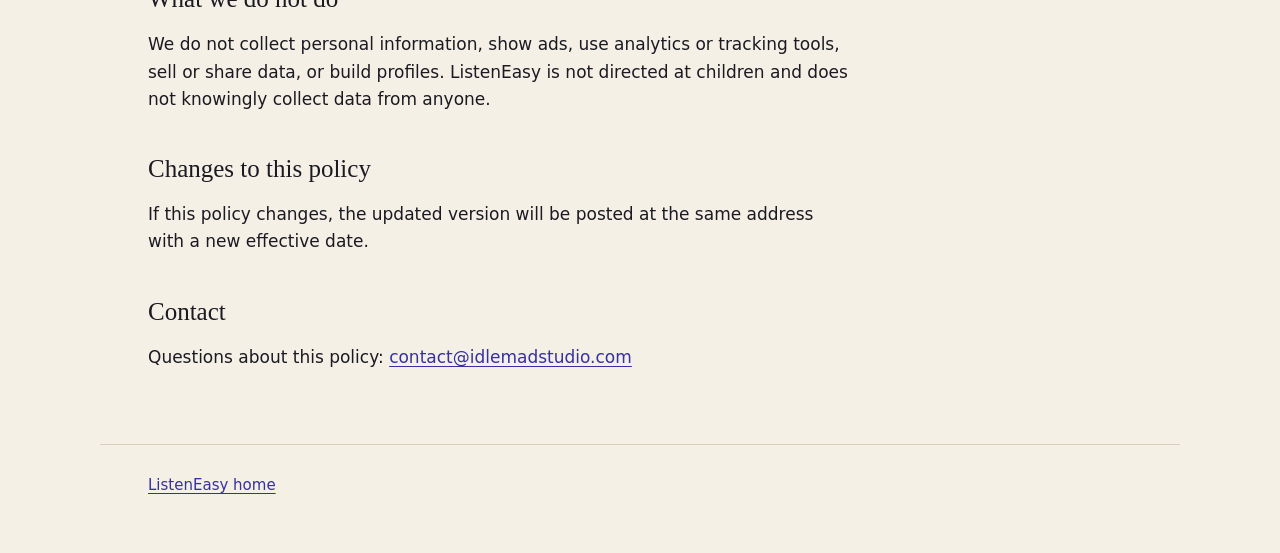
<file: listeneasy/privacy-policy.html>
<!doctype html>
<html lang="en">
<head>
<meta charset="utf-8">
<meta name="viewport" content="width=device-width, initial-scale=1">
<title>ListenEasy Privacy Policy</title>
<meta name="description" content="How ListenEasy, an offline Android text-to-speech engine, handles your information: it works entirely on your device and does not collect it.">
<meta name="color-scheme" content="light dark">
<link rel="icon" href="data:image/svg+xml,%3Csvg xmlns='http://www.w3.org/2000/svg' viewBox='0 0 108 108'%3E%3Crect width='108' height='108' rx='24' fill='%233730A3'/%3E%3Cpath d='M28 62V54a26 26 0 0 1 52 0v8' fill='none' stroke='%23fff' stroke-width='7' stroke-linecap='round'/%3E%3Crect x='22' y='58' width='14' height='22' rx='5' fill='%23fff'/%3E%3Crect x='72' y='58' width='14' height='22' rx='5' fill='%23fff'/%3E%3Cpath d='M47 50v10M54 44v22M61 50v10' stroke='%23FBBF24' stroke-width='5' stroke-linecap='round'/%3E%3C/svg%3E">
<link rel="stylesheet" href="../site.css">
</head>
<body>
<header class="top wrap">
    <a class="app-link" href="index.html">
      <svg viewBox="0 0 108 108" aria-hidden="true">
        <rect width="108" height="108" rx="24" fill="#3730A3"/>
        <path d="M28 62V54a26 26 0 0 1 52 0v8" fill="none" stroke="#fff" stroke-width="7" stroke-linecap="round"/>
        <rect x="22" y="58" width="14" height="22" rx="5" fill="#fff"/>
        <rect x="72" y="58" width="14" height="22" rx="5" fill="#fff"/>
        <path d="M47 50v10M54 44v22M61 50v10" stroke="#FBBF24" stroke-width="5" stroke-linecap="round"/>
      </svg>
      ListenEasy
    </a>
    <a class="studio" href="../">IdleMad Studio</a>
</header>

<main class="wrap prose">
  <h1>ListenEasy Privacy Policy</h1>
  <p class="date">Effective date: 2026-11-10</p>

  <p class="summary">ListenEasy is an Android text-to-speech engine. This policy explains what
    information the app handles. In short: ListenEasy works entirely on your device. It has no
    accounts, no ads, no analytics and no network access, and it does not collect your information.</p>

  <h2>Speech runs on your device</h2>
  <p>The bundled voices synthesize speech entirely on your device. The text you have spoken is not
    sent anywhere, and the app never writes spoken text to logs. Diagnostics, such as the optional
    speech statistics, contain only numbers like timings and counts.</p>

  <h2>Information stored on your device</h2>
  <p>ListenEasy stores the following on your device only: your settings, per-app voice choices, word
    substitution rules, any notes you create or import, and the key for an automatic notes export if
    you turn one on, itself protected by Android Keystore. None of this is sent to the developer or to
    anyone else. It is excluded from Android backup. Uninstalling the app removes it. Notes and rules
    you choose to export, including a file you choose to keep updated automatically with your rules or
    your notes (notes exports are encrypted with a password you choose), notes you choose to share or
    save as text or audio, and text you share into the app, move only where you send them, and
    exported files stay after uninstalling.</p>

  <h2>Apps on your device</h2>
  <p>So per-app settings can name the app that asked for speech, ListenEasy declares that it can see
    apps with a launcher icon. It stores the package name of an app only after that app has spoken
    through ListenEasy. It does not list or store your other apps.</p>

  <h2>No network access</h2>
  <p>ListenEasy does not request the Internet permission and makes no network connections.</p>

  <h2>Permissions</h2>
  <ul>
    <li><strong>Notifications:</strong> for the optional speech-statistics notification, which you
      turn on, and to show the progress and result of a note's audio file while it is being made.</li>
    <li><strong>Foreground service (media processing, data sync):</strong> only while making an audio
      file of a note you chose to share or save as audio, so it keeps going when you leave the app.
      The work happens on your device and nothing is sent anywhere.</li>
  </ul>

  <h2>What we do not do</h2>
  <p>We do not collect personal information, show ads, use analytics or tracking tools, sell or share
    data, or build profiles. ListenEasy is not directed at children and does not knowingly collect
    data from anyone.</p>

  <h2>Changes to this policy</h2>
  <p>If this policy changes, the updated version will be posted at the same address with a new
    effective date.</p>

  <h2>Contact</h2>
  <p>Questions about this policy: <a href="mailto:contact@idlemadstudio.com">contact@idlemadstudio.com</a></p>
</main>

<footer class="foot wrap">
  <a href="index.html">ListenEasy home</a>
</footer>
</body>
</html>
</file>
<file: site.css>
/* Shared styles for idlemadstudio.com. No external fonts or scripts: the site makes no third-party requests. */

:root {
  color-scheme: light dark;
  --paper: #F5F0E6;
  --raise: #FCF9F2;
  --ink: #1B1A22;
  --muted: #5B5768;
  --rule: #D8CFBD;
  --accent: #3730A3;
  --mark: #FBBF24;
  --mark-ink: #1B1A22;
  --serif: "Iowan Old Style", "Palatino Linotype", Palatino, "Book Antiqua", "Noto Serif", Georgia, serif;
  --sans: system-ui, -apple-system, "Segoe UI", Roboto, sans-serif;
}
@media (prefers-color-scheme: dark) {
  :root {
    --paper: #131219;
    --raise: #1B1A24;
    --ink: #ECE7DC;
    --muted: #A8A3B5;
    --rule: #302E3D;
    --accent: #AAB4FF;
  }
}

* { box-sizing: border-box; }
html { -webkit-text-size-adjust: 100%; }
body {
  margin: 0;
  background: var(--paper);
  color: var(--ink);
  font: 17px/1.6 var(--sans);
}
a { color: var(--accent); text-underline-offset: 0.18em; text-decoration-thickness: 1px; }
a:hover { text-decoration-thickness: 2px; }
:focus-visible { outline: 2px solid var(--accent); outline-offset: 3px; border-radius: 3px; }
h1, h2, h3 { font-family: var(--serif); font-weight: 400; text-wrap: balance; }
p { text-wrap: pretty; }

.wrap { max-width: 1080px; margin: 0 auto; padding: 0 clamp(20px, 5vw, 48px); }

/* Top bar */
.top { display: flex; flex-wrap: wrap; justify-content: space-between; align-items: center; gap: 8px 24px; padding-top: 24px; padding-bottom: 24px; font-size: 15px; }
.top a { color: var(--ink); text-decoration: none; }
.top a:hover { text-decoration: underline; }
.top .studio { font-weight: 700; letter-spacing: 0.12em; text-transform: uppercase; font-size: 13px; }
.top nav { display: flex; gap: 24px; }
.top .app-link { display: inline-flex; align-items: center; gap: 10px; font-family: var(--serif); font-size: 19px; }
.top .app-link svg { width: 30px; height: 30px; }

/* Hero */
.hero { padding-top: clamp(40px, 8vw, 96px); padding-bottom: clamp(48px, 8vw, 96px); }
.hero h1 { font-size: clamp(38px, 6.2vw, 68px); line-height: 1.06; letter-spacing: -0.015em; margin: 0 0 24px; }
.hero h1 em { font-style: italic; color: var(--accent); }
.lede { font-size: clamp(18px, 2vw, 20px); color: var(--muted); max-width: 54ch; margin: 0; }

.hero.split { display: grid; grid-template-columns: minmax(0, 1.1fr) minmax(0, 0.9fr); gap: 48px 64px; align-items: center; }
.hero.split h1 { font-size: clamp(36px, 4.6vw, 56px); }
.brand { display: flex; align-items: center; gap: 14px; margin-bottom: 28px; font-family: var(--serif); font-size: 26px; }
.brand svg { width: 52px; height: 52px; flex: none; }
.facts { list-style: none; margin: 28px 0 0; padding: 0; font-size: 15px; }
.facts li { display: flex; gap: 10px; align-items: baseline; padding: 9px 0; border-top: 1px solid var(--rule); }
.facts li:last-child { border-bottom: 1px solid var(--rule); }
.facts li::before { content: ""; flex: none; width: 7px; height: 7px; border-radius: 50%; background: var(--mark); transform: translateY(-1px); }

/* Read-aloud illustration */
.reader { margin: 0; background: var(--raise); border: 1px solid var(--rule); border-radius: 6px; padding: clamp(20px, 3vw, 32px); }
.reader blockquote { margin: 0; font-family: var(--serif); font-size: clamp(18px, 1.9vw, 21px); line-height: 1.7; }
.reader .w { border-radius: 3px; padding: 1px 3px; margin: -1px -3px; }
.reader .w.on { background: var(--mark); color: var(--mark-ink); }
.reader figcaption { display: flex; align-items: center; gap: 14px; margin-top: 22px; padding-top: 16px; border-top: 1px solid var(--rule); font-size: 14px; color: var(--muted); line-height: 1.4; }
.reader button { flex: none; width: 40px; height: 40px; border-radius: 50%; border: 1px solid var(--ink); background: none; color: var(--ink); cursor: pointer; display: grid; place-items: center; padding: 0; }
.reader button:hover { background: var(--ink); color: var(--paper); }
.reader button svg { width: 14px; height: 14px; fill: currentColor; }
.reader button[aria-pressed="true"] .i-play,
.reader button[aria-pressed="false"] .i-pause { display: none; }
.bars { flex: none; display: flex; align-items: center; gap: 3px; height: 22px; }
.bars i { width: 4px; height: 8px; border-radius: 2px; background: var(--mark); }
.bars i:nth-child(2) { height: 18px; }
.playing .bars i { animation: bar 0.9s ease-in-out infinite alternate; }
.playing .bars i:nth-child(2) { animation-delay: -0.45s; }
.playing .bars i:nth-child(3) { animation-delay: -0.2s; }
@keyframes bar { from { height: 5px; } to { height: 20px; } }
@media (prefers-reduced-motion: reduce) { .playing .bars i { animation: none; } }

/* Sections: label in the margin, content beside it */
.section { display: grid; grid-template-columns: 200px minmax(0, 1fr); gap: 20px 56px; padding-top: 56px; padding-bottom: 56px; border-top: 1px solid var(--rule); }
.section h2 { font-size: 28px; line-height: 1.2; margin: 0; }
.section p { margin: 0; max-width: 62ch; }
.section p + p { margin-top: 14px; }

.features { display: grid; grid-template-columns: repeat(2, minmax(0, 1fr)); gap: 0 48px; margin: 0; }
.features div { padding: 18px 0 20px; border-top: 1px solid var(--rule); }
.features div:nth-child(-n+2) { border-top: 0; padding-top: 0; }
.features dt { font-family: var(--serif); font-size: 21px; line-height: 1.3; margin-bottom: 4px; }
.features dd { margin: 0; color: var(--muted); font-size: 16px; }
.features strong, .steps strong { color: var(--ink); }

.steps { list-style: none; counter-reset: step; margin: 0; padding: 0; max-width: 62ch; }
.steps li { counter-increment: step; display: grid; grid-template-columns: 44px minmax(0, 1fr); align-items: baseline; padding: 14px 0; border-top: 1px solid var(--rule); }
.steps li:first-child { border-top: 0; padding-top: 0; }
.steps li::before { content: counter(step); font-family: var(--serif); font-size: 30px; line-height: 1; color: var(--accent); }

/* App list on the studio page */
.apps { display: grid; gap: 40px; }
.app { display: grid; grid-template-columns: 72px minmax(0, 1fr) auto; gap: 24px; align-items: center; color: var(--ink); text-decoration: none; }
.app svg.icon { width: 72px; height: 72px; }
.app h3 { font-size: 30px; line-height: 1.15; margin: 0 0 6px; }
.app p { color: var(--muted); max-width: 52ch; }
.app .go { font-family: var(--serif); font-size: 30px; color: var(--accent); transition: transform 0.15s; }
.app:hover h3 { text-decoration: underline; text-decoration-thickness: 1px; text-underline-offset: 0.15em; }
.app:hover .go { transform: translateX(6px); }
@media (prefers-reduced-motion: reduce) { .app .go { transition: none; } }

/* Long-form text (privacy policy) */
.prose { padding-top: 40px; padding-bottom: 56px; }
.prose > * { max-width: 700px; }
.prose h1 { font-size: clamp(32px, 5vw, 46px); line-height: 1.12; letter-spacing: -0.01em; margin: 0 0 10px; }
.prose .date { color: var(--muted); font-size: 15px; margin: 0 0 32px; }
.prose .summary { font-family: var(--serif); font-size: 20px; line-height: 1.55; margin: 0 0 12px; padding-left: 20px; border-left: 3px solid var(--mark); }
.prose h2 { font-size: 25px; line-height: 1.25; margin: 40px 0 10px; }
.prose ul { padding-left: 1.2em; }
.prose li { margin-bottom: 8px; }

/* Footer */
.foot { padding-top: 28px; padding-bottom: 56px; border-top: 1px solid var(--rule); color: var(--muted); font-size: 15px; }
.foot nav { display: flex; flex-wrap: wrap; gap: 8px 24px; margin-bottom: 14px; }
.foot p { margin: 0 0 6px; max-width: 70ch; }

@media (max-width: 820px) {
  .hero.split { grid-template-columns: minmax(0, 1fr); }
  .section { grid-template-columns: minmax(0, 1fr); padding-top: 40px; padding-bottom: 40px; }
}
@media (max-width: 600px) {
  .features { grid-template-columns: minmax(0, 1fr); }
  .features div:nth-child(2) { border-top: 1px solid var(--rule); padding-top: 18px; }
  .app { grid-template-columns: 56px minmax(0, 1fr); gap: 16px; align-items: start; }
  .app svg.icon { width: 56px; height: 56px; }
  .app .go { display: none; }
  .app h3 { font-size: 26px; }
}
</file>
